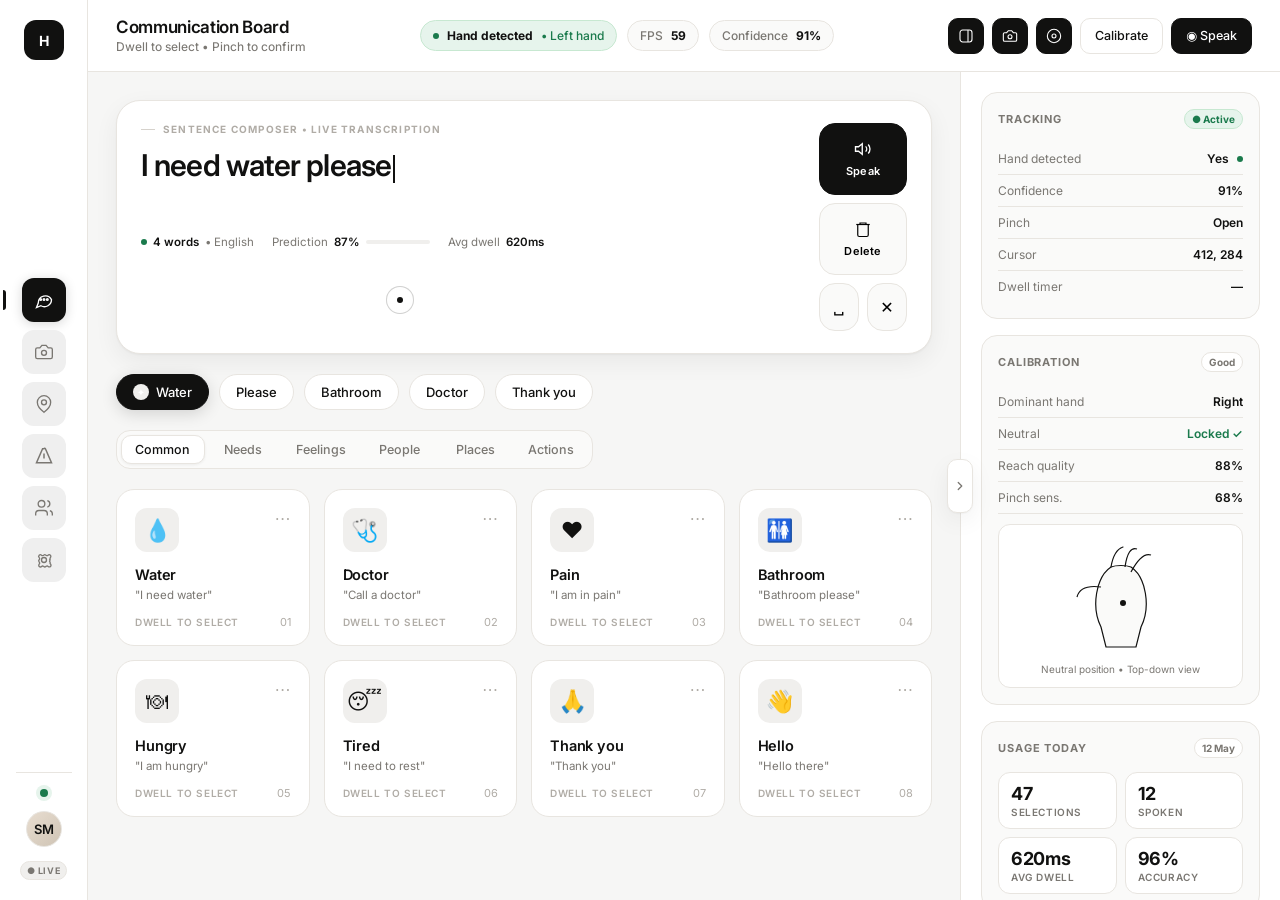
<file: Index (3).html>
<!DOCTYPE html>
<html lang="en">
<head>
<meta charset="UTF-8">
<meta name="viewport" content="width=1440, initial-scale=1">
<title>HANDVO — Assistive Communication</title>
<link rel="preconnect" href="https://fonts.googleapis.com">
<style>
@import url('https://fonts.googleapis.com/css2?family=Inter:wght@400;500;600;700&display=swap');
:root{
  --bg:#F6F6F5;
  --surface:#FFFFFF;
  --surface-2:#FAFAF9;
  --elevated:#FFFFFF;
  --border:#E8E5E0;
  --border-strong:#D6D2CC;
  --text:#111110;
  --text-2:#7A7772;
  --text-3:#B0ACA6;
  --accent:#111110;
  --accent-2:#2A2A28;
  --accent-soft:#F0EFED;
  --success:#1A7A4C;
  --success-bg:#E6F4EC;
  --warning:#8A6A00;
  --warning-bg:#FBF2D5;
  --danger:#B42318;
  --danger-bg:#FEECEB;
  --shadow:0 1px 2px rgba(17,17,16,0.04), 0 8px 24px rgba(17,17,16,0.06);
  --shadow-lg:0 2px 8px rgba(17,17,16,0.06), 0 16px 48px rgba(17,17,16,0.08);
  --r-12:12px; --r-18:18px; --r-24:24px;
  --sidebar-w:88px;
  --header-h:72px;
  --right-w:320px;
}
*{margin:0;padding:0;box-sizing:border-box}
html,body{height:100%;background:var(--bg);color:var(--text);font-family:'Inter',system-ui,-apple-system,sans-serif;-webkit-font-smoothing:antialiased;overflow:hidden;cursor:none!important}
button,input{font:inherit}
button{cursor:none!important}
::-webkit-scrollbar{width:6px;height:6px}
::-webkit-scrollbar-thumb{background:#D6D2CC;border-radius:10px}

/* LAYOUT */
.app{display:flex;height:100vh;width:100vw}
.sidebar{width:var(--sidebar-w);background:var(--surface);border-right:1px solid var(--border);display:flex;flex-direction:column;align-items:center;padding:20px 0;z-index:20;flex-shrink:0}
.logo{width:40px;height:40px;background:var(--accent);color:white;border-radius:12px;display:grid;place-items:center;font-weight:700;font-size:14px;letter-spacing:-0.02em;margin-bottom:28px}
.nav{display:flex;flex-direction:column;gap:8px;flex:1;align-items:center;justify-content:center}
.nav-item{width:44px;height:44px;border-radius:12px;display:grid;place-items:center;color:var(--text-2);position:relative;transition:all .2s;border:1px solid transparent}
.nav-item:hover{background:var(--accent-soft);color:var(--text)}
.nav-item.active{background:var(--accent);color:white;box-shadow:0 2px 12px rgba(0,0,0,0.16)}
.nav-item.active::before{content:'';position:absolute;left:-20px;top:50%;transform:translateY(-50%);width:3px;height:20px;background:var(--accent);border-radius:0 3px 3px 0}
.tooltip{position:absolute;left:64px;top:50%;transform:translateY(-50%) translateX(-6px);background:var(--accent);color:white;font-size:12px;font-weight:500;padding:6px 10px;border-radius:8px;white-space:nowrap;opacity:0;pointer-events:none;transition:.18s;z-index:100}
.nav-item:hover .tooltip{opacity:1;transform:translateY(-50%) translateX(0)}
.sidebar-bottom{display:flex;flex-direction:column;align-items:center;gap:14px;margin-top:auto;padding-top:16px;border-top:1px solid var(--border);width:56px}
.avatar{width:36px;height:36px;border-radius:50%;background:linear-gradient(135deg,#E8DDD0,#CFC4B5);border:1px solid var(--border);display:grid;place-items:center;font-size:13px;font-weight:600}
.status-dot{width:8px;height:8px;border-radius:50%;background:var(--success);box-shadow:0 0 0 4px var(--success-bg);animation:pulse 2s infinite}
.offline-badge{font-size:9px;font-weight:700;letter-spacing:.06em;padding:3px 6px;border-radius:20px;background:var(--accent-soft);color:var(--text-2);border:1px solid var(--border)}

.main{flex:1;display:flex;flex-direction:column;min-width:0;background:var(--bg)}
.header{height:var(--header-h);background:var(--surface);border-bottom:1px solid var(--border);display:flex;align-items:center;justify-content:space-between;padding:0 28px;flex-shrink:0}
.header-left h1{font-size:17px;font-weight:600;letter-spacing:-0.02em}
.header-left p{font-size:12px;color:var(--text-2);margin-top:2px;font-weight:450}
.header-center{display:flex;align-items:center;gap:10px}
.pill{display:flex;align-items:center;gap:8px;padding:7px 12px;border-radius:100px;background:var(--surface-2);border:1px solid var(--border);font-size:12px;font-weight:500;color:var(--text-2)}
.pill b{color:var(--text)}
.pill.live{border-color:#C7E8D1;background:var(--success-bg);color:var(--success)}
.pill-dot{width:6px;height:6px;border-radius:50%;background:currentColor}
.header-right{display:flex;align-items:center;gap:8px}
.h-btn{height:36px;padding:0 14px;border-radius:10px;border:1px solid var(--border);background:var(--surface);font-size:12.5px;font-weight:500;color:var(--text);display:flex;align-items:center;gap:7px;transition:all .15s}
.h-btn:hover{background:var(--accent-soft);border-color:var(--border-strong);transform:translateY(-1px)}
.h-btn.primary{background:var(--accent);color:white;border-color:var(--accent)}
.h-btn.primary:hover{background:var(--accent-2)}
.icon-btn{width:36px;height:36px;border-radius:10px;border:1px solid var(--border);background:var(--surface);display:grid;place-items:center;color:var(--text-2);transition:.15s}
.icon-btn:hover{background:var(--accent-soft);color:var(--text)}
.icon-btn.active{background:var(--accent);color:white;border-color:var(--accent)}

/* CONTENT */
.content-area{flex:1;display:flex;overflow:hidden;position:relative}
.center{flex:1;overflow-y:auto;padding:28px;display:flex;flex-direction:column;gap:20px;min-width:0;transition:all .32s cubic-bezier(.2,.8,.2,1)}
.right{width:var(--right-w);background:var(--surface);border-left:1px solid var(--border);padding:20px;display:flex;flex-direction:column;gap:16px;overflow-y:auto;flex-shrink:0;transition:margin-right .32s cubic-bezier(.2,.8,.2,1), opacity .25s ease, transform .32s cubic-bezier(.2,.8,.2,1);position:relative;z-index:10}
.content-area.panel-collapsed .right{margin-right:calc(-1 * var(--right-w));opacity:0;pointer-events:none;transform:translateX(20px)}

.panel-pull-tab{
  position:absolute;
  top:50%;
  right:var(--right-w);
  transform:translateY(-50%) translateX(50%);
  width:26px;
  height:54px;
  background:var(--surface);
  border:1px solid var(--border);
  border-radius:10px;
  display:flex;
  align-items:center;
  justify-content:center;
  color:var(--text-2);
  z-index:25;
  box-shadow:var(--shadow);
  transition:right .32s cubic-bezier(.2,.8,.2,1), transform .32s cubic-bezier(.2,.8,.2,1), background .18s, color .18s, border-color .18s;
  cursor:none!important;
}
.panel-pull-tab:hover{
  background:var(--accent-soft);
  color:var(--text);
  border-color:var(--border-strong);
}
.content-area.panel-collapsed .panel-pull-tab{
  right:0;
  transform:translateY(-50%) translateX(0);
  border-radius:10px 0 0 10px;
  border-right:none;
}
.panel-pull-tab svg{
  transition:transform .32s cubic-bezier(.2,.8,.2,1);
}
.content-area.panel-collapsed .panel-pull-tab svg{
  transform:rotate(180deg);
}

/* COMPOSER */
.composer{background:var(--elevated);border:1px solid var(--border);border-radius:var(--r-24);padding:22px 24px;box-shadow:var(--shadow);display:flex;gap:20px}
.composer-main{flex:1;min-width:0}
.composer-label{font-size:10px;font-weight:700;letter-spacing:.12em;color:var(--text-3);text-transform:uppercase;margin-bottom:12px;display:flex;align-items:center;gap:8px}
.composer-label i{width:14px;height:1px;background:var(--border-strong);display:inline-block}
.sentence{font-size:30px;font-weight:600;letter-spacing:-0.03em;line-height:1.2;min-height:72px;word-break:break-word}
.sentence .cursor{display:inline-block;width:2px;height:28px;background:var(--text);margin-left:2px;vertical-align:text-bottom;animation:blink 1s step-end infinite}
.meta-row{display:flex;gap:18px;margin-top:16px}
.meta{font-size:11.5px;color:var(--text-2);display:flex;align-items:center;gap:6px}
.meta b{color:var(--text);font-weight:600}
.conf-bar{width:64px;height:4px;background:var(--accent-soft);border-radius:10px;overflow:hidden}
.conf-fill{height:100%;background:var(--accent);border-radius:10px;transition:width .6s ease}
.composer-actions{display:flex;flex-direction:column;gap:8px}
.act-btn{width:88px;height:72px;border-radius:16px;border:1px solid var(--border);background:var(--surface-2);display:flex;flex-direction:column;align-items:center;justify-content:center;gap:6px;transition:all .18s}
.act-btn:hover{transform:translateY(-2px);box-shadow:var(--shadow);border-color:var(--border-strong);background:var(--surface)}
.act-btn.primary{background:var(--accent);color:white;border-color:var(--accent)}
.act-btn.primary:hover{background:var(--accent-2)}
.act-btn span{font-size:11px;font-weight:600;letter-spacing:.02em}

/* CHIPS */
.chips{display:flex;gap:10px;flex-wrap:wrap}
.chip{padding:9px 16px;border-radius:100px;border:1px solid var(--border);background:var(--surface);font-size:13px;font-weight:500;color:var(--text);transition:all .18s;display:flex;align-items:center;gap:7px}
.chip:hover{transform:translateY(-1px);box-shadow:var(--shadow);border-color:var(--border-strong)}
.chip.selected{background:var(--accent);color:white;border-color:var(--accent);box-shadow:0 4px 16px rgba(0,0,0,0.14)}
.chip .spark{width:16px;height:16px;border-radius:50%;background:var(--accent-soft);display:grid;place-items:center;font-size:10px}

/* SEGMENTED */
.seg{position:relative;display:flex;background:var(--surface-2);border:1px solid var(--border);border-radius:14px;padding:4px;gap:2px;width:fit-content}
.seg-indicator{position:absolute;top:4px;left:4px;height:calc(100% - 8px);background:var(--surface);border:1px solid var(--border);border-radius:10px;box-shadow:0 1px 3px rgba(0,0,0,0.06);transition:all .32s cubic-bezier(.2,.8,.2,1);z-index:0}
.seg-btn{position:relative;z-index:1;padding:7px 14px;border-radius:10px;border:0;background:transparent;font-size:12.5px;font-weight:500;color:var(--text-2);transition:color .2s;min-width:74px;text-align:center}
.seg-btn.active{color:var(--text)}

/* GRID */
.phrase-grid{display:grid;grid-template-columns:repeat(4,1fr);gap:14px}
.p-card{background:var(--surface);border:1px solid var(--border);border-radius:var(--r-18);padding:18px 18px 16px;position:relative;overflow:hidden;transition:all .2s;min-height:150px;display:flex;flex-direction:column}
.p-card:hover{transform:translateY(-3px);box-shadow:var(--shadow-lg);border-color:var(--border-strong)}
.p-card.selected{border-color:var(--accent);box-shadow:0 0 0 2px var(--accent)}
.p-card.selected .p-icon{background:var(--accent);color:white}
.p-card.dwell .dwell-ring{opacity:1}
.p-top{display:flex;justify-content:space-between;align-items:flex-start;margin-bottom:14px}
.p-icon{width:44px;height:44px;border-radius:12px;background:var(--accent-soft);display:grid;place-items:center;font-size:22px;transition:.2s}
.p-dots{color:var(--text-3)}
.p-title{font-size:14.5px;font-weight:600;letter-spacing:-0.01em;margin-bottom:4px}
.p-desc{font-size:11.5px;color:var(--text-2);line-height:1.4}
.p-foot{margin-top:auto;padding-top:12px;display:flex;align-items:center;justify-content:space-between}
.p-hint{font-size:10px;font-weight:600;letter-spacing:.06em;color:var(--text-3);text-transform:uppercase}
.dwell-ring{position:absolute;inset:0;opacity:0;transition:opacity .15s;pointer-events:none}
.dwell-ring svg{position:absolute;top:10px;right:10px;transform:rotate(-90deg)}

/* VIRTUAL CURSOR */
#vCursor{position:fixed;left:0;top:0;pointer-events:none;z-index:9999;mix-blend-mode:normal;transition:transform .08s linear}
.vc-dot{position:absolute;left:50%;top:50%;transform:translate(-50%,-50%);width:6px;height:6px;background:var(--text);border-radius:50%;box-shadow:0 0 0 2px white}
.vc-ring{position:absolute;left:50%;top:50%;transform:translate(-50%,-50%);width:28px;height:28px;border:1px solid rgba(17,17,16,0.18);border-radius:50%;background:rgba(255,255,255,0.6);backdrop-filter:blur(4px);transition:all .2s}
#vCursor.hovering .vc-ring{width:56px;height:56px;border-color:var(--text);background:rgba(255,255,255,0.9);box-shadow:0 4px 16px rgba(0,0,0,0.12)}
.vc-progress{position:absolute;left:50%;top:50%;transform:translate(-50%,-50%) rotate(-90deg);width:60px;height:60px;opacity:0;transition:opacity .15s}
#vCursor.hovering .vc-progress{opacity:1}
.vc-progress circle{fill:none;stroke:var(--accent);stroke-width:2.5;stroke-linecap:round;stroke-dasharray:157;stroke-dashoffset:157;transition:stroke-dashoffset .05s linear}
.vc-pulse{position:absolute;left:50%;top:50%;transform:translate(-50%,-50%);width:28px;height:28px;border-radius:50%;border:1px solid rgba(17,17,16,0.08);animation:pulseRing 1.8s infinite}

/* RIGHT PANEL */
.r-card{background:var(--surface-2);border:1px solid var(--border);border-radius:16px;padding:16px}
.r-head{display:flex;align-items:center;justify-content:space-between;margin-bottom:14px}
.r-title{font-size:11px;font-weight:700;letter-spacing:.08em;text-transform:uppercase;color:var(--text-2)}
.r-badge{font-size:10px;font-weight:700;padding:3px 7px;border-radius:20px;background:var(--surface);border:1px solid var(--border);color:var(--text-2)}
.metric{display:flex;justify-content:space-between;align-items:center;padding:8px 0;border-bottom:1px solid var(--border);gap:12px}
.metric:last-child{border:0}
.metric-label{font-size:12px;color:var(--text-2)}
.metric-val{font-size:12px;font-weight:600;display:flex;align-items:center;gap:8px}
.bar{height:4px;background:var(--border);border-radius:10px;overflow:hidden;flex:1;max-width:96px}
.bar-fill{height:100%;background:var(--text);border-radius:10px;transition:width .8s}
.hand-svg-wrap{background:var(--surface);border:1px solid var(--border);border-radius:12px;padding:12px;display:grid;place-items:center;margin-top:10px}
.stat-grid{display:grid;grid-template-columns:1fr 1fr;gap:8px;margin-top:12px}
.stat{background:var(--surface);border:1px solid var(--border);border-radius:12px;padding:10px 12px}
.stat-n{font-size:18px;font-weight:700;letter-spacing:-0.02em}
.stat-l{font-size:10px;font-weight:600;letter-spacing:.06em;color:var(--text-2);text-transform:uppercase;margin-top:2px}

/* PAGES */
.page{display:none;flex:1;overflow:auto;padding:28px}
.page.active{display:flex;flex-direction:column}
.page-inner{max-width:1080px;width:100%;margin:0 auto}
.cam-layout{display:flex;gap:20px;flex:1}
.cam-preview{flex:1;background:#0E0E0D;border-radius:24px;position:relative;overflow:hidden;min-height:520px;display:grid;place-items:center;border:1px solid #1E1E1D}
.cam-placeholder{color:#3A3A38;text-align:center}
.skeleton{position:absolute;inset:0}
.skeleton-point{position:absolute;width:10px;height:10px;background:white;border:2px solid var(--accent);border-radius:50%;transform:translate(-50%,-50%);box-shadow:0 2px 8px rgba(0,0,0,0.4)}
.skeleton-line{position:absolute;height:2px;background:rgba(255,255,255,0.28);transform-origin:left center}
.cam-inspector{width:300px;display:flex;flex-direction:column;gap:14px}

/* CALIB */
.steps{display:flex;gap:8px;margin:20px 0}
.step-dot{flex:1;height:4px;background:var(--border);border-radius:10px;overflow:hidden}
.step-dot-fill{height:100%;background:var(--accent);width:0%;transition:width .5s}
.calib-card{background:var(--surface);border:1px solid var(--border);border-radius:24px;padding:32px;box-shadow:var(--shadow);max-width:720px}
.target-area{width:100%;height:320px;background:var(--surface-2);border:1px dashed var(--border);border-radius:18px;position:relative;overflow:hidden;margin-top:20px}
.target{position:absolute;width:64px;height:64px;border-radius:50%;border:2px solid var(--accent);background:var(--surface);display:grid;place-items:center;box-shadow:var(--shadow);animation:float 3s ease-in-out infinite;transition:all .3s}
.target.hit{background:var(--accent);color:white;transform:scale(0.1);opacity:0}

/* EMERGENCY */
.emergency{position:fixed;inset:0;z-index:50;background:var(--bg);display:none;flex-direction:column;padding:28px}
.emergency.open{display:flex}
.em-grid{display:grid;grid-template-columns:repeat(3,1fr);gap:16px;flex:1;margin-top:20px}
.em-btn{background:var(--surface);border:1px solid var(--border);border-radius:24px;padding:24px;display:flex;flex-direction:column;justify-content:center;gap:12px;transition:all .2s;min-height:160px}
.em-btn:hover{transform:translateY(-3px);box-shadow:var(--shadow-lg);border-color:var(--accent)}
.em-btn.critical{background:var(--accent);color:white;border-color:var(--accent)}
.em-btn.critical:hover{background:var(--accent-2)}
.em-btn b{font-size:22px;font-weight:700;letter-spacing:-0.02em;line-height:1.1}
.em-btn span{font-size:12px;opacity:.7}
.speaking{position:fixed;left:50%;top:28px;transform:translateX(-50%);background:var(--accent);color:white;padding:12px 20px;border-radius:100px;display:flex;align-items:center;gap:10px;font-size:13px;font-weight:600;box-shadow:var(--shadow-lg);z-index:100;opacity:0;pointer-events:none;transition:.3s}
.speaking.show{opacity:1;transform:translateX(-50%) translateY(0)}
.wave{display:flex;gap:2px}
.wave i{display:block;width:3px;height:14px;background:white;border-radius:10px;animation:wave .8s infinite}
.wave i:nth-child(2){animation-delay:.1s}.wave i:nth-child(3){animation-delay:.2s}

/* PROFILES */
.profiles-grid{display:grid;grid-template-columns:repeat(3,1fr);gap:16px}
.profile-card{background:var(--surface);border:1px solid var(--border);border-radius:20px;padding:20px;transition:.2s;cursor:none!important}
.profile-card:hover{transform:translateY(-2px);box-shadow:var(--shadow)}
.profile-card.active{border-color:var(--accent);box-shadow:0 0 0 2px var(--accent)}
.p-avatar{width:48px;height:48px;border-radius:50%;background:var(--accent-soft);border:1px solid var(--border);display:grid;place-items:center;font-weight:700;margin-bottom:14px}

/* SETTINGS */
.settings-groups{display:flex;flex-direction:column;gap:20px;max-width:720px}
.s-group{background:var(--surface);border:1px solid var(--border);border-radius:20px;padding:20px 22px}
.s-group h3{font-size:13px;font-weight:600;margin-bottom:16px;letter-spacing:-0.01em}
.s-row{display:flex;align-items:center;justify-content:space-between;padding:12px 0;border-bottom:1px solid var(--border);gap:20px}
.s-row:last-child{border:0}
.s-label{font-size:13px;font-weight:500}
.s-sub{font-size:11px;color:var(--text-2);margin-top:2px}
.range{width:160px;accent-color:var(--accent)}
.toggle{width:44px;height:26px;background:var(--border);border-radius:100px;position:relative;transition:.2s;cursor:none!important;border:1px solid transparent}
.toggle.on{background:var(--accent)}
.toggle::after{content:'';position:absolute;left:2px;top:2px;width:20px;height:20px;background:white;border-radius:50%;box-shadow:0 1px 3px rgba(0,0,0,0.2);transition:.2s}
.toggle.on::after{transform:translateX(18px)}

@keyframes blink{50%{opacity:0}}
@keyframes pulse{0%{box-shadow:0 0 0 0 rgba(26,122,76,0.4)}70%{box-shadow:0 0 0 8px rgba(26,122,76,0)}100%{box-shadow:0 0 0 0 rgba(26,122,76,0)}}
@keyframes pulseRing{0%{transform:translate(-50%,-50%) scale(1);opacity:.5}100%{transform:translate(-50%,-50%) scale(1.8);opacity:0}}
@keyframes float{0%,100%{transform:translateY(0)}50%{transform:translateY(-8px)}}
@keyframes wave{0%,100%{height:6px}50%{height:18px}}
</style>
</head>
<body>
<div class="app">
  <aside class="sidebar">
    <div class="logo">H</div>
    <nav class="nav" id="nav">
      <button class="nav-item active" data-page="comm"><svg width="20" height="20" viewBox="0 0 24 24" fill="none" stroke="currentColor" stroke-width="1.6"><path d="M21 11.5a8.5 8.5 0 0 1-12.7 7.4L3 21l2.1-5.3A8.5 8.5 0 0 1 21 11.5Z"/><circle cx="8" cy="11.5" r="1"/><circle cx="12" cy="11.5" r="1"/><circle cx="16" cy="11.5" r="1"/></svg><span class="tooltip">Communication</span></button>
      <button class="nav-item" data-page="camera"><svg width="20" height="20" viewBox="0 0 24 24" fill="none" stroke="currentColor" stroke-width="1.6"><path d="M14.5 4h-5L7 7H4a2 2 0 0 0-2 2v9a2 2 0 0 0 2 2h16a2 2 0 0 0 2-2V9a2 2 0 0 0-2-2h-3l-2.5-3Z"/><circle cx="12" cy="13" r="3"/></svg><span class="tooltip">Camera</span></button>
      <button class="nav-item" data-page="calib"><svg width="20" height="20" viewBox="0 0 24 24" fill="none" stroke="currentColor" stroke-width="1.6"><path d="M12 22s8-6 8-12a8 8 0 1 0-16 0c0 6 8 12 8 12Z"/><circle cx="12" cy="10" r="3"/></svg><span class="tooltip">Calibration</span></button>
      <button class="nav-item" data-page="emergency"><svg width="20" height="20" viewBox="0 0 24 24" fill="none" stroke="currentColor" stroke-width="1.8"><path d="M12 9v6"/><path d="M12 17h.01"/><path d="M10.3 3.3 3 20h18l-7.3-16.7a1 1 0 0 0-1.8 0Z"/></svg><span class="tooltip">Emergency</span></button>
      <button class="nav-item" data-page="profiles"><svg width="20" height="20" viewBox="0 0 24 24" fill="none" stroke="currentColor" stroke-width="1.6"><path d="M16 21v-2a4 4 0 0 0-4-4H6a4 4 0 0 0-4 4v2"/><circle cx="9" cy="7" r="4"/><path d="M22 21v-2a4 4 0 0 0-3-3.87"/><path d="M16 3.13a4 4 0 0 1 0 7.75"/></svg><span class="tooltip">Profiles</span></button>
      <button class="nav-item" data-page="settings"><svg width="20" height="20" viewBox="0 0 24 24" fill="none" stroke="currentColor" stroke-width="1.6"><circle cx="12" cy="12" r="3"/><path d="M19.4 15a1.65 1.65 0 0 0 .33 1.82l.06.06a2 2 0 1 1-2.83 2.83l-.06-.06A1.65 1.65 0 0 0 15 19.4a1.65 1.65 0 0 0-1 .6 1.65 1.65 0 0 1-2 0 1.65 1.65 0 0 0-1-.6 1.65 1.65 0 0 0-1.82.33l-.06.06a2 2 0 1 1-2.83-2.83l.06-.06A1.65 1.65 0 0 0 6.6 15a1.65 1.65 0 0 0-.6-1 1.65 1.65 0 0 1 0-2c.26-.26.44-.59.6-1A1.65 1.65 0 0 0 6.27 9.18l-.06-.06A2 2 0 1 1 9.04 6.29l.06.06A1.65 1.65 0 0 0 10.92 6.6c.26-.16.59-.34 1-.6a1.65 1.65 0 0 1 2 0c.26.26.59.44 1 .6A1.65 1.65 0 0 0 16.74 6.27l.06-.06A2 2 0 1 1 19.63 9.04l-.06.06A1.65 1.65 0 0 0 19.4 10.92c-.16.26-.34.59-.6 1a1.65 1.65 0 0 1 0 2c.26.26.44.59.6 1Z"/></svg><span class="tooltip">Settings</span></button>
    </nav>
    <div class="sidebar-bottom">
      <div class="status-dot"></div>
      <div class="avatar">SM</div>
      <div class="offline-badge">● LIVE</div>
    </div>
  </aside>

  <main class="main">
    <header class="header">
      <div class="header-left">
        <h1 id="pageTitle">Communication Board</h1>
        <p id="pageSub">Dwell to select • Pinch to confirm</p>
      </div>
      <div class="header-center" id="headerCenter">
        <div class="pill live"><span class="pill-dot"></span><b id="trackingStatus">Hand detected</b> • Left hand</div>
        <div class="pill">FPS <b id="fpsVal">60</b></div>
        <div class="pill">Confidence <b id="confVal">94%</b></div>
      </div>
      <div class="header-right">
        <button class="icon-btn active" id="panelToggle" title="Toggle Inspector Panel (Ctrl+B)"><svg width="16" height="16" viewBox="0 0 24 24" fill="none" stroke="currentColor" stroke-width="1.6"><rect x="3" y="3" width="18" height="18" rx="4" stroke="currentColor" stroke-width="1.6"/><path d="M15 3v18" stroke="currentColor" stroke-width="1.6"/></svg></button>
        <button class="icon-btn active" id="camToggle" title="Camera"><svg width="16" height="16" viewBox="0 0 24 24" fill="none" stroke="currentColor" stroke-width="1.6"><path d="M14.5 4h-5L7 7H4a2 2 0 0 0-2 2v9a2 2 0 0 0 2 2h16a2 2 0 0 0 2-2V9a2 2 0 0 0-2-2h-3l-2.5-3Z"/><circle cx="12" cy="13" r="3"/></svg></button>
        <button class="icon-btn active" id="cursorToggle" title="Cursor"><svg width="16" height="16" viewBox="0 0 24 24" fill="none" stroke="currentColor" stroke-width="1.6"><circle cx="12" cy="12" r="10"/><circle cx="12" cy="12" r="3"/></svg></button>
        <button class="h-btn" id="calibBtn">Calibrate</button>
        <button class="h-btn primary" id="speakHeaderBtn">◉ Speak</button>
      </div>
    </header>

    <div class="content-area" id="contentArea">
      <button class="panel-pull-tab" id="panelPullTab" title="Toggle Inspector Panel (Ctrl+B)" aria-label="Toggle Inspector Panel">
        <svg width="14" height="14" viewBox="0 0 24 24" fill="none" stroke="currentColor" stroke-width="2.2" stroke-linecap="round" stroke-linejoin="round">
          <polyline points="9 18 15 12 9 6"></polyline>
        </svg>
      </button>
      <!-- COMM -->
      <section class="center" id="page-comm">
        <div class="composer">
          <div class="composer-main">
            <div class="composer-label"><i></i> Sentence Composer • Live transcription</div>
            <div class="sentence" id="sentenceText">I need water please<span class="cursor"></span></div>
            <div class="meta-row">
              <div class="meta"><span style="width:6px;height:6px;background:var(--success);border-radius:50%;display:inline-block"></span> <b id="wordCount">4 words</b> • English</div>
              <div class="meta">Prediction <b id="predConf">87%</b> <span class="conf-bar"><span class="conf-fill" id="confFill" style="width:87%"></span></span></div>
              <div class="meta">Avg dwell <b>620ms</b></div>
            </div>
          </div>
          <div class="composer-actions">
            <button class="act-btn primary" id="btnSpeak"><svg width="18" height="18" viewBox="0 0 24 24" fill="none" stroke="currentColor" stroke-width="1.8"><polygon points="11 5 6 9 2 9 2 15 6 15 11 19 11 5"/><path d="M15.5 8.5a5 5 0 0 1 0 7"/><path d="M19 6a9 9 0 0 1 0 12"/></svg><span>Speak</span></button>
            <button class="act-btn" id="btnDelete"><svg width="18" height="18" viewBox="0 0 24 24" fill="none" stroke="currentColor" stroke-width="1.6"><path d="M3 6h18"/><path d="M19 6v14a2 2 0 0 1-2 2H7a2 2 0 0 1-2-2V6"/><path d="M8 6V4h8v2"/></svg><span>Delete</span></button>
            <div style="display:flex;gap:8px">
              <button class="act-btn" style="width:40px;height:48px" id="btnSpace">␣</button>
              <button class="act-btn" style="width:40px;height:48px" id="btnClear">✕</button>
            </div>
          </div>
        </div>

        <div class="chips" id="chips">
          <button class="chip selected"><span class="spark">✦</span> Water</button>
          <button class="chip">Please</button>
          <button class="chip">Bathroom</button>
          <button class="chip">Doctor</button>
          <button class="chip">Thank you</button>
        </div>

        <div class="seg" id="seg">
          <div class="seg-indicator" id="segInd"></div>
          <button class="seg-btn active" data-cat="Common">Common</button>
          <button class="seg-btn" data-cat="Needs">Needs</button>
          <button class="seg-btn" data-cat="Feelings">Feelings</button>
          <button class="seg-btn" data-cat="People">People</button>
          <button class="seg-btn" data-cat="Places">Places</button>
          <button class="seg-btn" data-cat="Actions">Actions</button>
        </div>

        <div class="phrase-grid" id="phraseGrid"></div>
      </section>

      <!-- CAMERA -->
      <section class="page" id="page-camera">
        <div class="page-inner">
          <div style="display:flex;justify-content:space-between;align-items:center;margin-bottom:20px">
            <div><h2 style="font-size:20px;font-weight:700;letter-spacing:-0.02em">Camera & Tracking</h2><p style="font-size:12px;color:var(--text-2);margin-top:4px">21-point hand model • Real-time skeleton overlay</p></div>
            <div class="pill live"><span class="pill-dot"></span> Tracking active</div>
          </div>
          <div class="cam-layout">
            <div class="cam-preview" id="camPreview">
              <div class="cam-placeholder">
                <svg width="120" height="120" viewBox="0 0 120 120" fill="none"><rect x="10" y="10" width="100" height="70" rx="12" stroke="#2A2A2A" stroke-width="1.2" stroke-dasharray="6 6"/><circle cx="60" cy="40" r="12" stroke="#2A2A2A" stroke-width="1.2"/><path d="M40 60 Q60 90 80 60" stroke="#2A2A2A" stroke-width="1.2" fill="none"/></svg>
                <div style="font-size:11px;margin-top:12px;letter-spacing:.08em;text-transform:uppercase">Webcam feed • 1280×720</div>
              </div>
              <div class="skeleton" id="skeleton"></div>
            </div>
            <div class="cam-inspector">
              <div class="r-card"><div class="r-head"><span class="r-title">Landmarks</span><span class="r-badge" id="landmarkCount">21 pts</span></div><div id="landmarksList"></div></div>
              <div class="r-card"><div class="r-head"><span class="r-title">Metrics</span></div><div class="metric"><span class="metric-label">Pinch distance</span><span class="metric-val" id="pinchVal">24mm</span></div><div class="metric"><span class="metric-label">FPS</span><span class="metric-val" id="camFps">60 fps</span></div><div class="metric"><span class="metric-label">Confidence</span><span class="metric-val"><span class="bar"><span class="bar-fill" id="camConfBar" style="width:92%"></span></span>92%</span></div></div>
            </div>
          </div>
        </div>
      </section>

      <!-- CALIB -->
      <section class="page" id="page-calib">
        <div class="page-inner">
          <h2 style="font-size:20px;font-weight:700">Calibration Wizard</h2><p style="font-size:12px;color:var(--text-2);margin-top:4px">5 steps • Takes ~90 seconds</p>
          <div class="steps" id="calibSteps"><div class="step-dot"><div class="step-dot-fill" style="width:100%"></div></div><div class="step-dot"><div class="step-dot-fill" style="width:100%"></div></div><div class="step-dot"><div class="step-dot-fill" style="width:40%"></div></div><div class="step-dot"><div class="step-dot-fill" style="width:0%"></div></div><div class="step-dot"><div class="step-dot-fill" style="width:0%"></div></div></div>
          <div class="calib-card" id="calibCard"></div>
        </div>
      </section>

      <!-- PROFILES -->
      <section class="page" id="page-profiles">
        <div class="page-inner">
          <h2 style="font-size:20px;font-weight:700">Profiles</h2><p style="font-size:12px;color:var(--text-2);margin-top:4px">Switch active user • Personal dwell & sensitivity</p>
          <div class="profiles-grid" id="profilesGrid" style="margin-top:20px"></div>
        </div>
      </section>

      <!-- SETTINGS -->
      <section class="page" id="page-settings">
        <div class="page-inner">
          <h2 style="font-size:20px;font-weight:700">Settings</h2>
          <div class="settings-groups" style="margin-top:20px">
            <div class="s-group"><h3>Accessibility</h3>
              <div class="s-row"><div><div class="s-label">Dwell time</div><div class="s-sub">Time to select a card</div></div><div style="display:flex;align-items:center;gap:12px"><input type="range" class="range" min="400" max="1500" value="800" id="dwellRange"><span class="metric-val" id="dwellVal">800ms</span></div></div>
              <div class="s-row"><div><div class="s-label">Cursor size</div><div class="s-sub">Virtual cursor radius</div></div><input type="range" class="range" min="20" max="60" value="28"></div>
              <div class="s-row"><div><div class="s-label">High contrast</div><div class="s-sub">Increase border & text contrast</div></div><div class="toggle" data-toggle></div></div>
              <div class="s-row"><div><div class="s-label">Sound feedback</div><div class="s-sub">Click on selection</div></div><div class="toggle on" data-toggle></div></div>
            </div>
            <div class="s-group"><h3>Tracking</h3>
              <div class="s-row"><div><div class="s-label">Dominant hand</div><div class="s-sub">Left / Right</div></div><div style="display:flex;gap:8px"><button class="h-btn" style="height:32px">Left</button><button class="h-btn primary" style="height:32px">Right</button></div></div>
              <div class="s-row"><div><div class="s-label">Pinch sensitivity</div><div class="s-sub">Threshold for pinch gesture</div></div><input type="range" class="range" min="0" max="100" value="68"></div>
              <div class="s-row"><div><div class="s-label">Smoothing</div><div class="s-sub">Cursor lag vs jitter</div></div><input type="range" class="range" min="0" max="100" value="72"></div>
            </div>
            <div class="s-group"><h3>Speech</h3>
              <div class="s-row"><div><div class="s-label">Voice</div><div class="s-sub">System voice pack</div></div><div class="pill">Ava • Natural</div></div>
              <div class="s-row"><div><div class="s-label">Speed</div></div><input type="range" class="range" min="0" max="100" value="55"></div>
              <div class="s-row"><div><div class="s-label">Volume</div></div><input type="range" class="range" min="0" max="100" value="80"></div>
            </div>
          </div>
        </div>
      </section>

      <!-- RIGHT PANEL -->
      <aside class="right" id="rightPanel">
        <div class="r-card">
          <div class="r-head"><span class="r-title">Tracking</span><span class="r-badge" style="background:var(--success-bg);color:var(--success);border-color:#C7E8D1">● Active</span></div>
          <div class="metric"><span class="metric-label">Hand detected</span><span class="metric-val">Yes <span style="width:6px;height:6px;background:var(--success);border-radius:50%"></span></span></div>
          <div class="metric"><span class="metric-label">Confidence</span><span class="metric-val"><span class="bar"><span class="bar-fill" id="rightConfBar" style="width:94%"></span></span><span id="rightConf">94%</span></span></div>
          <div class="metric"><span class="metric-label">Pinch</span><span class="metric-val"><span class="bar"><span class="bar-fill" id="pinchBar" style="width:22%"></span></span><span id="rightPinch">Open</span></span></div>
          <div class="metric"><span class="metric-label">Cursor</span><span class="metric-val" id="cursorPos">412, 284</span></div>
          <div class="metric"><span class="metric-label">Dwell timer</span><span class="metric-val" id="dwellTimer">—</span></div>
        </div>
        <div class="r-card">
          <div class="r-head"><span class="r-title">Calibration</span><span class="r-badge">Good</span></div>
          <div class="metric"><span class="metric-label">Dominant hand</span><span class="metric-val">Right</span></div>
          <div class="metric"><span class="metric-label">Neutral</span><span class="metric-val" style="color:var(--success)">Locked ✓</span></div>
          <div class="metric"><span class="metric-label">Reach quality</span><span class="metric-val"><span class="bar"><span class="bar-fill" style="width:88%"></span></span>88%</span></div>
          <div class="metric"><span class="metric-label">Pinch sens.</span><span class="metric-val"><span class="bar"><span class="bar-fill" style="width:68%"></span></span>68%</span></div>
          <div class="hand-svg-wrap">
            <svg width="160" height="120" viewBox="0 0 160 120" fill="none"><path d="M60 90 C50 70 55 40 70 30 C75 28 85 28 90 30 C105 40 110 70 100 90 L95 110 L65 110 Z" stroke="#111110" stroke-width="1.2" fill="#FAFAF9"/><path d="M70 30 C72 18 76 12 82 10" stroke="#111110" stroke-width="1.2" stroke-linecap="round"/><path d="M84 30 C86 16 90 10 96 12" stroke="#111110" stroke-width="1.2"/><path d="M90 35 C98 20 104 16 110 18" stroke="#111110" stroke-width="1.2"/><path d="M60 50 C45 48 38 52 36 60" stroke="#111110" stroke-width="1.2"/><circle cx="82" cy="66" r="3" fill="#111110"/></svg>
            <div style="font-size:10px;color:var(--text-2);margin-top:6px">Neutral position • Top-down view</div>
          </div>
        </div>
        <div class="r-card">
          <div class="r-head"><span class="r-title">Usage today</span><span class="r-badge">12 May</span></div>
          <div class="stat-grid">
            <div class="stat"><div class="stat-n" id="statSel">47</div><div class="stat-l">Selections</div></div>
            <div class="stat"><div class="stat-n" id="statSpoken">12</div><div class="stat-l">Spoken</div></div>
            <div class="stat"><div class="stat-n">620ms</div><div class="stat-l">Avg dwell</div></div>
            <div class="stat"><div class="stat-n">96%</div><div class="stat-l">Accuracy</div></div>
          </div>
        </div>
      </aside>
    </div>
  </main>

  <div class="emergency" id="emergencyPage">
    <div style="display:flex;justify-content:space-between;align-items:center">
      <div><h2 style="font-size:28px;font-weight:800;letter-spacing:-0.03em">Emergency Mode</h2><p style="font-size:13px;color:var(--text-2);margin-top:4px">Large targets • One tap to speak • Calm design</p></div>
      <button class="h-btn" id="exitEmergency">Exit emergency</button>
    </div>
    <div class="em-grid" id="emGrid"></div>
  </div>

  <div class="speaking" id="speakingToast"><div class="wave"><i></i><i></i><i></i></div><span id="speakingText">Speaking: I need water please</span></div>

  <div id="vCursor"><div class="vc-pulse"></div><div class="vc-ring"></div><div class="vc-dot"></div><svg class="vc-progress" viewBox="0 0 60 60"><circle cx="30" cy="30" r="25" id="vcProg"></circle></svg></div>
</div>

<script>
const phrasesDB={
 Common:[
  {icon:'💧',title:'Water',desc:'"I need water"',sentence:'water'},
  {icon:'🩺',title:'Doctor',desc:'"Call a doctor"',sentence:'doctor'},
  {icon:'❤',title:'Pain',desc:'"I am in pain"',sentence:'I am in pain'},
  {icon:'🚻',title:'Bathroom',desc:'"Bathroom please"',sentence:'bathroom'},
  {icon:'🍽',title:'Hungry',desc:'"I am hungry"',sentence:'I am hungry'},
  {icon:'😴',title:'Tired',desc:'"I need to rest"',sentence:'I need to rest'},
  {icon:'🙏',title:'Thank you',desc:'"Thank you"',sentence:'thank you'},
  {icon:'👋',title:'Hello',desc:'"Hello there"',sentence:'hello'},
 ],
 Needs:[
  {icon:'💧',title:'Water',desc:'"I need water please"',sentence:'I need water please'},
  {icon:'🍞',title:'Food',desc:'"I need food"',sentence:'I need food'},
  {icon:'💊',title:'Medicine',desc:'"My medicine"',sentence:'my medicine please'},
  {icon:'🌡',title:'Cold',desc:'"I am cold"',sentence:'I am cold'},
  {icon:'🪟',title:'Air',desc:'"Open window"',sentence:'open the window'},
  {icon:'🔌',title:'Charger',desc:'"Need charger"',sentence:'charger please'},
  {icon:'📱',title:'Phone',desc:'"My phone"',sentence:'where is my phone'},
  {icon:'🧣',title:'Blanket',desc:'"Need blanket"',sentence:'I need a blanket'},
 ],
 Feelings:[
  {icon:'😊',title:'Happy',desc:'"I feel happy"',sentence:'I feel happy'},
  {icon:'😔',title:'Sad',desc:'"I feel sad"',sentence:'I feel sad'},
  {icon:'😰',title:'Anxious',desc:'"I feel anxious"',sentence:'I feel anxious'},
  {icon:'😤',title:'Frustrated',desc:'"I am frustrated"',sentence:'I am frustrated'},
  {icon:'❤',title:'Loved',desc:'"I feel loved"',sentence:'I feel loved'},
  {icon:'😌',title:'Calm',desc:'"I feel calm"',sentence:'I feel calm'},
  {icon:'🥱',title:'Bored',desc:'"I am bored"',sentence:'I am bored'},
  {icon:'🤗',title:'Grateful',desc:'"I am grateful"',sentence:'I am grateful'},
 ],
 People:[
  {icon:'👩',title:'Mother',desc:'"Call mother"',sentence:'mother'},
  {icon:'👨',title:'Father',desc:'"Call father"',sentence:'father'},
  {icon:'👩‍⚕️',title:'Nurse',desc:'"Need nurse"',sentence:'nurse please'},
  {icon:'👨‍⚕️',title:'Doctor',desc:'"Need doctor"',sentence:'doctor please'},
  {icon:'👫',title:'Family',desc:'"My family"',sentence:'my family'},
  {icon:'🧑',title:'Friend',desc:'"My friend"',sentence:'my friend'},
  {icon:'👧',title:'Daughter',desc:'"My daughter"',sentence:'my daughter'},
  {icon:'👦',title:'Son',desc:'"My son"',sentence:'my son'},
 ],
 Places:[
  {icon:'🏠',title:'Home',desc:'"Go home"',sentence:'I want to go home'},
  {icon:'🏥',title:'Hospital',desc:'"Hospital"',sentence:'take me to hospital'},
  {icon:'🚻',title:'Bathroom',desc:'"Bathroom"',sentence:'bathroom please'},
  {icon:'🛏',title:'Bedroom',desc:'"My bedroom"',sentence:'my bedroom'},
  {icon:'🌳',title:'Outside',desc:'"Go outside"',sentence:'I want to go outside'},
  {icon:'🪑',title:'Chair',desc:'"My chair"',sentence:'my chair please'},
  {icon:'🚗',title:'Car',desc:'"The car"',sentence:'the car'},
  {icon:'🏫',title:'Clinic',desc:'"Clinic"',sentence:'to the clinic'},
 ],
 Actions:[
  {icon:'🗣',title:'Speak',desc:'"Speak slowly"',sentence:'please speak slowly'},
  {icon:'👀',title:'Look',desc:'"Look here"',sentence:'look here please'},
  {icon:'✋',title:'Stop',desc:'"Please stop"',sentence:'please stop'},
  {icon:'▶',title:'Play',desc:'"Play music"',sentence:'play some music'},
  {icon:'📖',title:'Read',desc:'"Read to me"',sentence:'read to me'},
  {icon:'🎵',title:'Music',desc:'"I want music"',sentence:'I want music'},
  {icon:'📺',title:'TV',desc:'"Turn on TV"',sentence:'turn on the TV'},
  {icon:'💡',title:'Light',desc:'"Light on/off"',sentence:'light please'},
 ]
};
const chipMap={
  'Water':['please','cold','thank you','more'],
  'Please':['help','water','bathroom'],
  'Bathroom':['please','urgent','thank you'],
  'Doctor':['please','urgent','pain'],
  'Thank you':['so much','doctor','nurse']
};

let sentence='I need water please';
let activeCat='Common';
let dwellMs=800;
let dwellTimer=null, dwellStart=null, dwellCard=null, dwellAnim=null;
let mouseX=400,mouseY=300, cursorX=400,cursorY=300;
let selections=47, spoken=12;
let activePage='comm';

const phraseGrid=document.getElementById('phraseGrid');
const sentenceText=document.getElementById('sentenceText');
const chipsEl=document.getElementById('chips');
const vCursor=document.getElementById('vCursor');
const vcProg=document.getElementById('vcProg');

function renderPhrases(){
  const items=phrasesDB[activeCat]||phrasesDB.Common;
  phraseGrid.innerHTML=items.map((p,i)=>`
    <div class="p-card" data-sentence="${p.sentence}" data-idx="${i}">
      <div class="dwell-ring"><svg width="28" height="28" viewBox="0 0 28 28"><circle cx="14" cy="14" r="11" fill="none" stroke="var(--border)" stroke-width="2"/><circle cx="14" cy="14" r="11" fill="none" stroke="var(--accent)" stroke-width="2" stroke-dasharray="69" stroke-dashoffset="69" class="ring-prog" style="transform:rotate(-90deg);transform-origin:50% 50%;transition:stroke-dashoffset .05s linear"/></svg></div>
      <div class="p-top"><div class="p-icon">${p.icon}</div><div class="p-dots">⋯</div></div>
      <div class="p-title">${p.title}</div>
      <div class="p-desc">${p.desc}</div>
      <div class="p-foot"><span class="p-hint">Dwell to select</span><span style="font-size:11px;color:var(--text-3)">${(i+1).toString().padStart(2,'0')}</span></div>
    </div>
  `).join('');
  attachCardListeners();
  updateSegIndicator();
}
function attachCardListeners(){
  document.querySelectorAll('.p-card').forEach(card=>{
    card.addEventListener('mouseenter',()=>startDwell(card));
    card.addEventListener('mouseleave',()=>cancelDwell());
  });
}
function startDwell(card){
  cancelDwell();
  dwellCard=card;
  card.classList.add('dwell');
  vCursor.classList.add('hovering');
  dwellStart=performance.now();
  const ring=card.querySelector('.ring-prog');
  function tick(now){
    const elapsed=now-dwellStart;
    const prog=Math.min(elapsed/dwellMs,1);
    document.getElementById('dwellTimer').textContent=Math.round(elapsed)+'ms';
    document.getElementById('vcProg').style.strokeDashoffset=157 - 157*prog;
    if(ring) ring.style.strokeDashoffset=69 - 69*prog;
    if(prog>=1){
      selectCard(card);
      cancelDwell();
    }else{
      dwellAnim=requestAnimationFrame(tick);
    }
  }
  dwellAnim=requestAnimationFrame(tick);
}
function cancelDwell(){
  if(dwellAnim) cancelAnimationFrame(dwellAnim);
  dwellAnim=null;
  if(dwellCard){
    dwellCard.classList.remove('dwell');
    const ring=dwellCard.querySelector('.ring-prog');
    if(ring) ring.style.strokeDashoffset=69;
  }
  dwellCard=null;
  vCursor.classList.remove('hovering');
  document.getElementById('vcProg').style.strokeDashoffset=157;
  document.getElementById('dwellTimer').textContent='—';
}
function selectCard(card){
  const sent=card.dataset.sentence;
  addToSentence(sent);
  card.classList.add('selected');
  card.animate([{transform:'scale(1)'},{transform:'scale(0.97)'},{transform:'scale(1.02)'},{transform:'scale(1)'}],{duration:320,easing:'cubic-bezier(.2,.8,.2,1)'});
  selections++; document.getElementById('statSel').textContent=selections;
  setTimeout(()=>card.classList.remove('selected'),700);
  if(navigator.vibrate) navigator.vibrate(20);
}
function addToSentence(word){
  if(sentence==='I need water please' && selections<50) sentence='';
  if(!sentence) sentence=word;
  else if(sentence.toLowerCase().endsWith(word.toLowerCase())){}
  else sentence= sentence + ' ' + word;
  updateSentence();
  updateChips(word);
}
function updateSentence(){
  const words=sentence.trim().split(/\s+/).filter(Boolean);
  document.getElementById('wordCount').textContent=words.length+' words';
  document.getElementById('sentenceText').innerHTML=(sentence||'<span style="color:var(--text-3)">Start building a sentence…</span>')+'<span class="cursor"></span>';
  const conf= 72 + Math.floor(Math.random()*22);
  document.getElementById('predConf').textContent=conf+'%';
  document.getElementById('confFill').style.width=conf+'%';
}
function updateChips(trigger){
  const suggestions=chipMap[trigger]||['please','thank you','help','more','now'];
  chipsEl.innerHTML=suggestions.slice(0,5).map((c,i)=>`<button class="chip ${i===0?'selected':''}">${c}</button>`).join('');
  chipsEl.querySelectorAll('.chip').forEach(ch=>{
    ch.addEventListener('mouseenter',()=>startChipDwell(ch));
    ch.addEventListener('mouseleave',()=>cancelDwell());
    ch.addEventListener('click',()=>addToSentence(ch.textContent.trim()));
  });
}
function startChipDwell(ch){
  vCursor.classList.add('hovering');
  let start=performance.now();
  function tick(now){
    const p=Math.min((now-start)/500,1);
    document.getElementById('vcProg').style.strokeDashoffset=157-157*p;
    if(p>=1){ addToSentence(ch.textContent.trim()); cancelDwell(); }
    else dwellAnim=requestAnimationFrame(tick);
  }
  dwellAnim=requestAnimationFrame(tick);
}

// Segmented control
const seg=document.getElementById('seg');
const segInd=document.getElementById('segInd');
function updateSegIndicator(){
  const active=seg.querySelector('.seg-btn.active');
  if(!active) return;
  segInd.style.width=active.offsetWidth+'px';
  segInd.style.transform=`translateX(${active.offsetLeft-4}px)`;
}
seg.querySelectorAll('.seg-btn').forEach(btn=>{
  btn.addEventListener('click',()=>{
    seg.querySelectorAll('.seg-btn').forEach(b=>b.classList.remove('active'));
    btn.classList.add('active');
    activeCat=btn.dataset.cat;
    updateSegIndicator();
    renderPhrases();
  });
  btn.addEventListener('mouseenter',()=>{ vCursor.classList.add('hovering'); });
  btn.addEventListener('mouseleave',()=>{ vCursor.classList.remove('hovering'); cancelDwell(); });
});

// Virtual cursor easing
document.addEventListener('mousemove',e=>{ mouseX=e.clientX; mouseY=e.clientY; document.getElementById('cursorPos').textContent=Math.round(mouseX)+', '+Math.round(mouseY); });
(function loop(){
  cursorX += (mouseX - cursorX)*0.22;
  cursorY += (mouseY - cursorY)*0.22;
  vCursor.style.transform=`translate3d(${cursorX}px,${cursorY}px,0)`;
  requestAnimationFrame(loop);
})();

// Header actions
document.getElementById('btnSpeak').addEventListener('click',speak);
document.getElementById('speakHeaderBtn').addEventListener('click',speak);
function speak(){
  const t=document.getElementById('speakingToast');
  document.getElementById('speakingText').textContent='Speaking: '+sentence;
  t.classList.add('show');
  spoken++; document.getElementById('statSpoken').textContent=spoken;
  setTimeout(()=>t.classList.remove('show'),2400);
}
document.getElementById('btnDelete').addEventListener('click',()=>{ const w=sentence.trim().split(/\s+/); w.pop(); sentence=w.join(' '); updateSentence(); });
document.getElementById('btnSpace').addEventListener('click',()=>{ sentence+=' '; updateSentence(); });
document.getElementById('btnClear').addEventListener('click',()=>{ sentence=''; updateSentence(); chipsEl.innerHTML='<button class="chip selected"><span class="spark">✦</span> Water</button><button class="chip">Please</button><button class="chip">Bathroom</button><button class="chip">Doctor</button><button class="chip">Thank you</button>'; });
document.getElementById('dwellRange').addEventListener('input',e=>{ dwellMs=parseInt(e.target.value); document.getElementById('dwellVal').textContent=dwellMs+'ms'; });
document.querySelectorAll('[data-toggle]').forEach(el=>el.addEventListener('click',()=>el.classList.toggle('on')));

// Navigation
const pages={comm:document.getElementById('page-comm'),camera:document.getElementById('page-camera'),calib:document.getElementById('page-calib'),profiles:document.getElementById('page-profiles'),settings:document.getElementById('page-settings')};
function switchPage(name){
  activePage=name;
  Object.values(pages).forEach(p=>{ if(p) p.style.display='none'; p.classList.remove('active'); });
  const contentArea = document.getElementById('contentArea');
  if(contentArea) contentArea.style.display='flex';
  if(pages[name]){ pages[name].style.display='flex'; pages[name].classList.add('active'); }
  document.querySelectorAll('.nav-item').forEach(n=>n.classList.toggle('active',n.dataset.page===name || (name==='emergency' && n.dataset.page==='emergency')));
  const isComm = (name==='comm');
  const rightPanel = document.getElementById('rightPanel');
  const pullTab = document.getElementById('panelPullTab');
  const pToggle = document.getElementById('panelToggle');
  if(rightPanel) rightPanel.style.display=isComm?'flex':'none';
  if(pullTab) pullTab.style.display=isComm?'flex':'none';
  if(pToggle) pToggle.style.display=isComm?'grid':'none';
  const headerCenter = document.getElementById('headerCenter');
  if(headerCenter) headerCenter.style.display=isComm?'flex':'none';
  const titles={comm:['Communication Board','Dwell to select • Pinch to confirm'],camera:['Camera & Tracking','21-point hand model'],calib:['Calibration','5 steps • ~90 seconds'],profiles:['Profiles','Personal settings'],settings:['Settings','Accessibility & tracking'],emergency:['Emergency Mode','Calm focused actions']};
  document.getElementById('pageTitle').textContent=titles[name][0];
  document.getElementById('pageSub').textContent=titles[name][1];
  if(name!=='emergency') document.getElementById('emergencyPage').classList.remove('open');
}
document.querySelectorAll('.nav-item').forEach(btn=>{
  btn.addEventListener('click',()=>{
    if(btn.dataset.page==='emergency'){ document.getElementById('emergencyPage').classList.add('open'); switchPage('emergency'); renderEmergency(); return; }
    switchPage(btn.dataset.page);
  });
});

// Sidebar Slide Toggle
let isPanelOpen = true;
const contentAreaEl = document.getElementById('contentArea');
const panelToggleEl = document.getElementById('panelToggle');
const panelPullTabEl = document.getElementById('panelPullTab');

function toggleRightPanel(forceState){
  if (typeof forceState === 'boolean') {
    isPanelOpen = forceState;
  } else {
    isPanelOpen = !isPanelOpen;
  }
  if (contentAreaEl) {
    contentAreaEl.classList.toggle('panel-collapsed', !isPanelOpen);
  }
  if (panelToggleEl) {
    panelToggleEl.classList.toggle('active', isPanelOpen);
  }
}

panelToggleEl?.addEventListener('click', () => toggleRightPanel());
panelPullTabEl?.addEventListener('click', () => toggleRightPanel());
panelPullTabEl?.addEventListener('mouseenter', () => vCursor?.classList.add('hovering'));
panelPullTabEl?.addEventListener('mouseleave', () => { vCursor?.classList.remove('hovering'); cancelDwell(); });

window.addEventListener('keydown', (e) => {
  if ((e.ctrlKey && e.key.toLowerCase() === 'b') || (e.key === '\\' && !e.target.matches('input, textarea, select'))) {
    e.preventDefault();
    toggleRightPanel();
  }
});

document.getElementById('calibBtn').addEventListener('click',()=>switchPage('calib'));

// Camera mock
function initCamera(){
  const sk=document.getElementById('skeleton');
  const pts=[];
  for(let i=0;i<21;i++){ pts.push({x:30+Math.random()*60,y:20+Math.random()*60}); }
  const connections=[[0,1],[1,2],[2,3],[3,4],[0,5],[5,6],[6,7],[7,8],[0,9],[9,10],[10,11],[11,12],[0,13],[13,14],[14,15],[15,16],[0,17],[17,18],[18,19],[19,20]];
  function draw(){
    sk.innerHTML='';
    connections.forEach(([a,b])=>{
      const p1=pts[a], p2=pts[b];
      const dx=p2.x-p1.x, dy=p2.y-p1.y, len=Math.hypot(dx,dy), ang=Math.atan2(dy,dx);
      const line=document.createElement('div'); line.className='skeleton-line';
      line.style.left=p1.x+'%'; line.style.top=p1.y+'%'; line.style.width=len+'%'; line.style.transform=`rotate(${ang}rad)`;
      sk.appendChild(line);
    });
    pts.forEach((p,i)=>{
      const d=document.createElement('div'); d.className='skeleton-point'; d.style.left=p.x+'%'; d.style.top=p.y+'%';
      d.style.background=i===0?'#111110':'white';
      sk.appendChild(d);
      p.x += (Math.random()-0.5)*0.6; p.y += (Math.random()-0.5)*0.6;
    });
    requestAnimationFrame(draw);
  }
  draw();
  // landmarks list
  const list=document.getElementById('landmarksList');
  setInterval(()=>{
    let html=''; for(let i=0;i<6;i++){ const x=(Math.random()*0.8+0.1).toFixed(3), y=(Math.random()*0.8+0.1).toFixed(3), z=(Math.random()*0.2).toFixed(3); html+=`<div class="metric"><span class="metric-label">#${i} ${['Wrist','Thumb','Index','Middle','Ring','Pinky'][i]||'Joint'}</span><span class="metric-val" style="font-family:monospace;font-size:10px">${x}, ${y}</span></div>`; } list.innerHTML=html;
    document.getElementById('pinchVal').textContent=(18+Math.random()*12).toFixed(1)+'mm';
    document.getElementById('camFps').textContent=(58+Math.floor(Math.random()*5))+' fps';
    document.getElementById('fpsVal').textContent=58+Math.floor(Math.random()*5);
    document.getElementById('confVal').textContent=(90+Math.floor(Math.random()*8))+'%';
    document.getElementById('rightConf').textContent=(90+Math.floor(Math.random()*8))+'%';
    document.getElementById('rightConfBar').style.width=(90+Math.random()*8)+'%';
  },180);
}
initCamera();

// Calibration
let calibStep=3;
function renderCalib(){
  const steps=[
    {title:'Choose dominant hand',desc:'Select which hand you will use to control the cursor. This affects tracking orientation and gesture thresholds.',img:'✋'},
    {title:'Neutral position',desc:'Place your hand relaxed in the center of view. We will record your natural rest position.',img:'🎯'},
    {title:'Reach corners',desc:'Move your hand to each corner marker. Keep your arm comfortable.',img:'↗'},
    {title:'Pinch calibration',desc:'Practice pinching thumb and index finger. We measure open/close distances.',img:'🤏'},
    {title:'Validation',desc:'Hit the floating targets to validate your calibration. Aim for 80%+ accuracy.',img:'✓'}
  ];
  const s=steps[calibStep-1];
  document.getElementById('calibCard').innerHTML=`
    <div style="display:flex;gap:24px;align-items:center"><div style="width:72px;height:72px;border-radius:18px;background:var(--accent-soft);display:grid;place-items:center;font-size:32px">${s.img}</div>
    <div><div style="font-size:12px;font-weight:700;letter-spacing:.08em;color:var(--text-3);text-transform:uppercase">Step ${calibStep} of 5</div><div style="font-size:20px;font-weight:700;margin-top:4px">${s.title}</div><div style="font-size:13px;color:var(--text-2);margin-top:6px;line-height:1.5">${s.desc}</div></div></div>
    <div class="target-area" id="targetArea"></div>
    <div style="display:flex;justify-content:space-between;margin-top:20px"><button class="h-btn" onclick="prevCalib()">Back</button><button class="h-btn primary" onclick="nextCalib()">${calibStep===5?'Finish calibration':'Continue'}</button></div>
  `;
  if(calibStep===5) spawnTargets();
  document.querySelectorAll('.step-dot-fill').forEach((el,i)=>{ el.style.width= i<calibStep-1?'100%': i===calibStep-1?'55%':'0%'; });
}
window.nextCalib=()=>{ if(calibStep<5){ calibStep++; renderCalib(); } else { switchPage('comm'); calibStep=1; } };
window.prevCalib=()=>{ if(calibStep>1){ calibStep--; renderCalib(); } };
function spawnTargets(){
  const area=document.getElementById('targetArea'); if(!area) return;
  for(let i=0;i<5;i++){
    const t=document.createElement('div'); t.className='target'; t.style.left=(15+Math.random()*70)+'%'; t.style.top=(15+Math.random()*60)+'%'; t.textContent=i+1;
    t.addEventListener('mouseenter',()=>{ t.classList.add('hit'); setTimeout(()=>{ t.style.left=(15+Math.random()*70)+'%'; t.style.top=(15+Math.random()*60)+'%'; t.classList.remove('hit'); },400); });
    area.appendChild(t);
  }
}
renderCalib();

// Profiles
const profiles=[{name:'Sagar M.',hand:'Right',dwell:'800ms',last:'2h ago',active:true},{name:'Aarav K.',hand:'Left',dwell:'1000ms',last:'Yesterday'},{name:'Guest',hand:'Right',dwell:'650ms',last:'3 days ago'}];
function renderProfiles(){
  document.getElementById('profilesGrid').innerHTML=profiles.map(p=>`
    <div class="profile-card ${p.active?'active':''}"><div class="p-avatar">${p.name.split(' ').map(n=>n[0]).join('')}</div><div style="font-weight:600;font-size:14px">${p.name}</div><div style="font-size:12px;color:var(--text-2);margin-top:6px;display:flex;flex-direction:column;gap:4px"><span>Hand: ${p.hand}</span><span>Dwell: ${p.dwell}</span><span>Last: ${p.last}</span></div>${p.active?'<div style="margin-top:12px;font-size:10px;font-weight:700;letter-spacing:.08em;color:var(--success)">● ACTIVE</div>':''}</div>
  `).join('');
}
renderProfiles();

// Emergency
const emItems=[{label:'I NEED HELP',sub:'Immediate assistance',crit:true},{label:'CALL DOCTOR',sub:'Medical support',crit:false},{label:'I AM IN PAIN',sub:'Pain level high',crit:true},{label:"I CAN'T BREATHE",sub:'Breathing difficulty',crit:true},{label:'YES',sub:'Affirmative',crit:false},{label:'NO',sub:'Negative',crit:false}];
function renderEmergency(){
  document.getElementById('emGrid').innerHTML=emItems.map(it=>`
    <button class="em-btn ${it.crit?'critical':''}"><b>${it.label}</b><span>${it.sub}</span></button>
  `).join('');
  document.querySelectorAll('.em-btn').forEach((b,i)=>{
    b.addEventListener('mouseenter',()=>vCursor.classList.add('hovering'));
    b.addEventListener('mouseleave',()=>vCursor.classList.remove('hovering'));
    b.addEventListener('click',()=>{
      document.getElementById('speakingText').textContent='Emergency: '+emItems[i].label;
      document.getElementById('speakingToast').classList.add('show');
      setTimeout(()=>document.getElementById('speakingToast').classList.remove('show'),2600);
      b.animate([{transform:'scale(1)'},{transform:'scale(0.96)'},{transform:'scale(1)'}],{duration:200});
    });
  });
}
document.getElementById('exitEmergency').addEventListener('click',()=>{ document.getElementById('emergencyPage').classList.remove('open'); switchPage('comm'); });

// Init
renderPhrases();
updateSegIndicator();
window.addEventListener('resize',updateSegIndicator);
</script>
</body>
</html>
</file>
